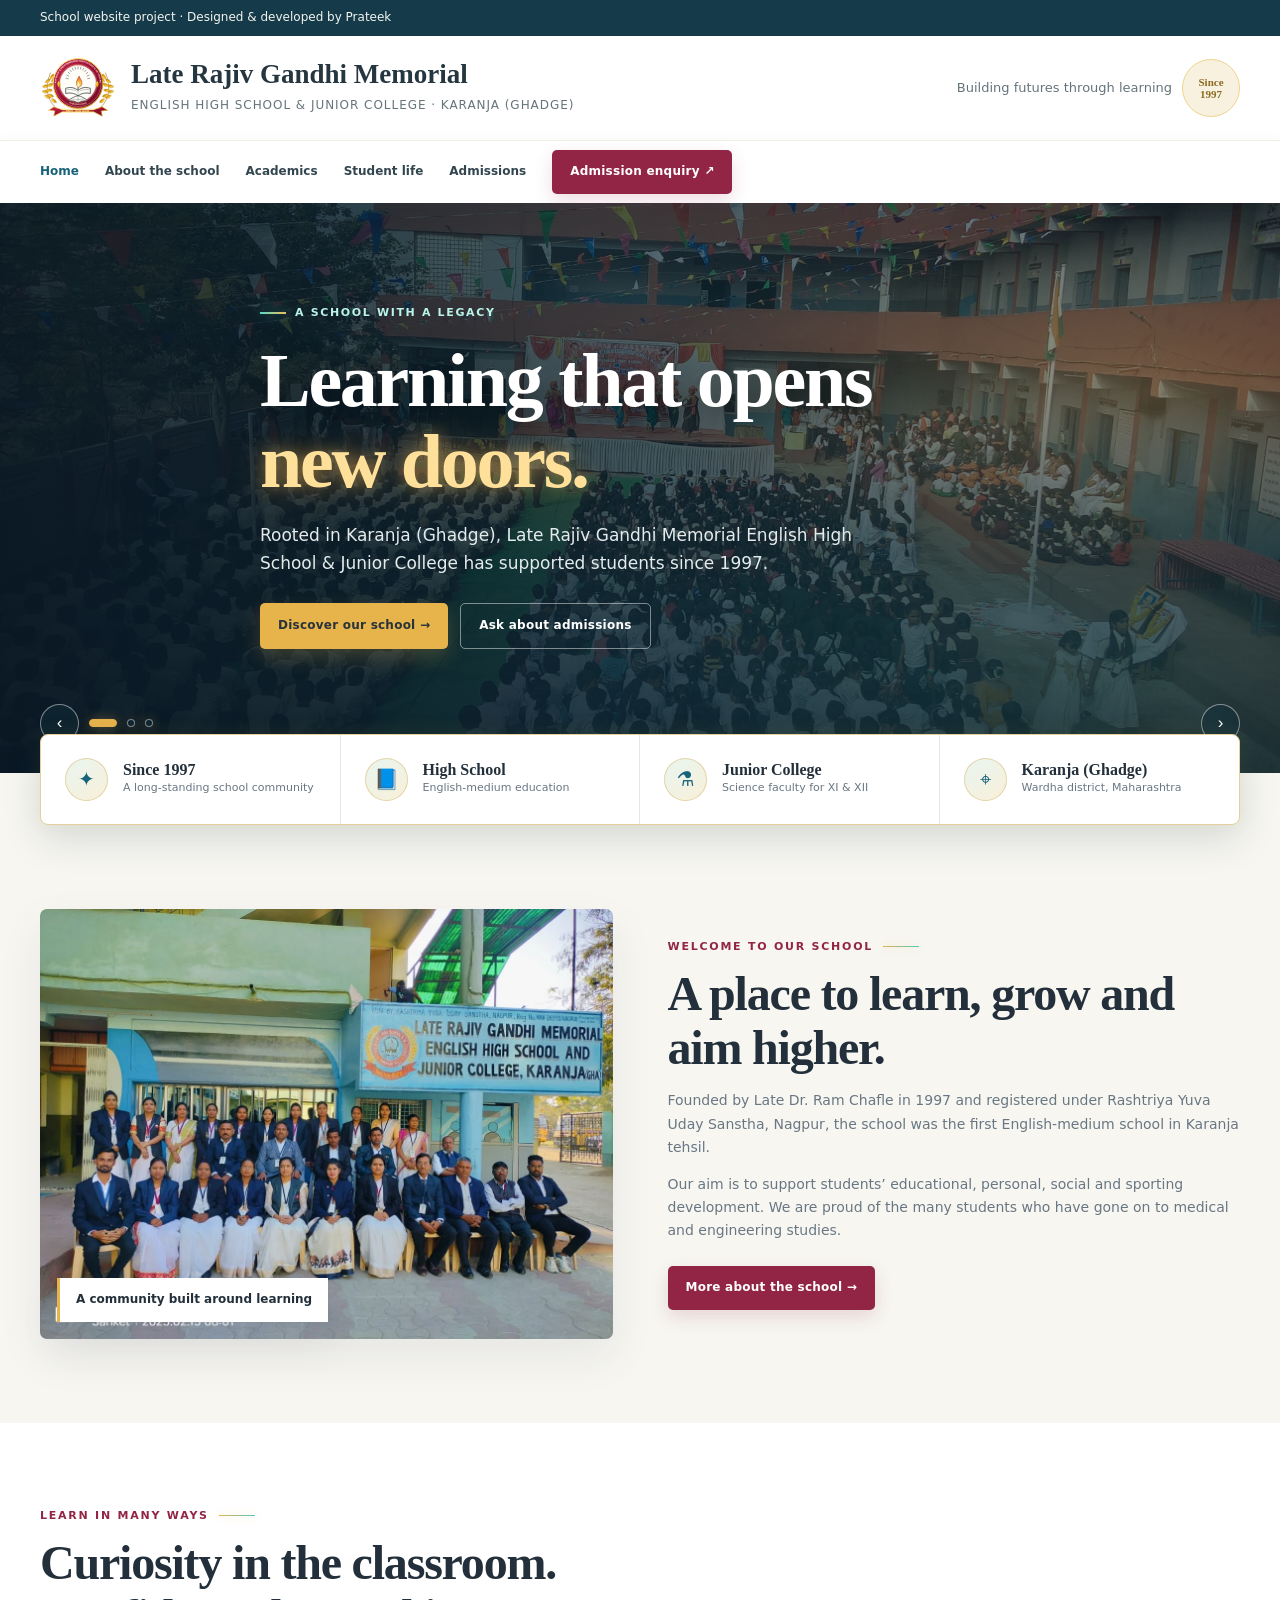
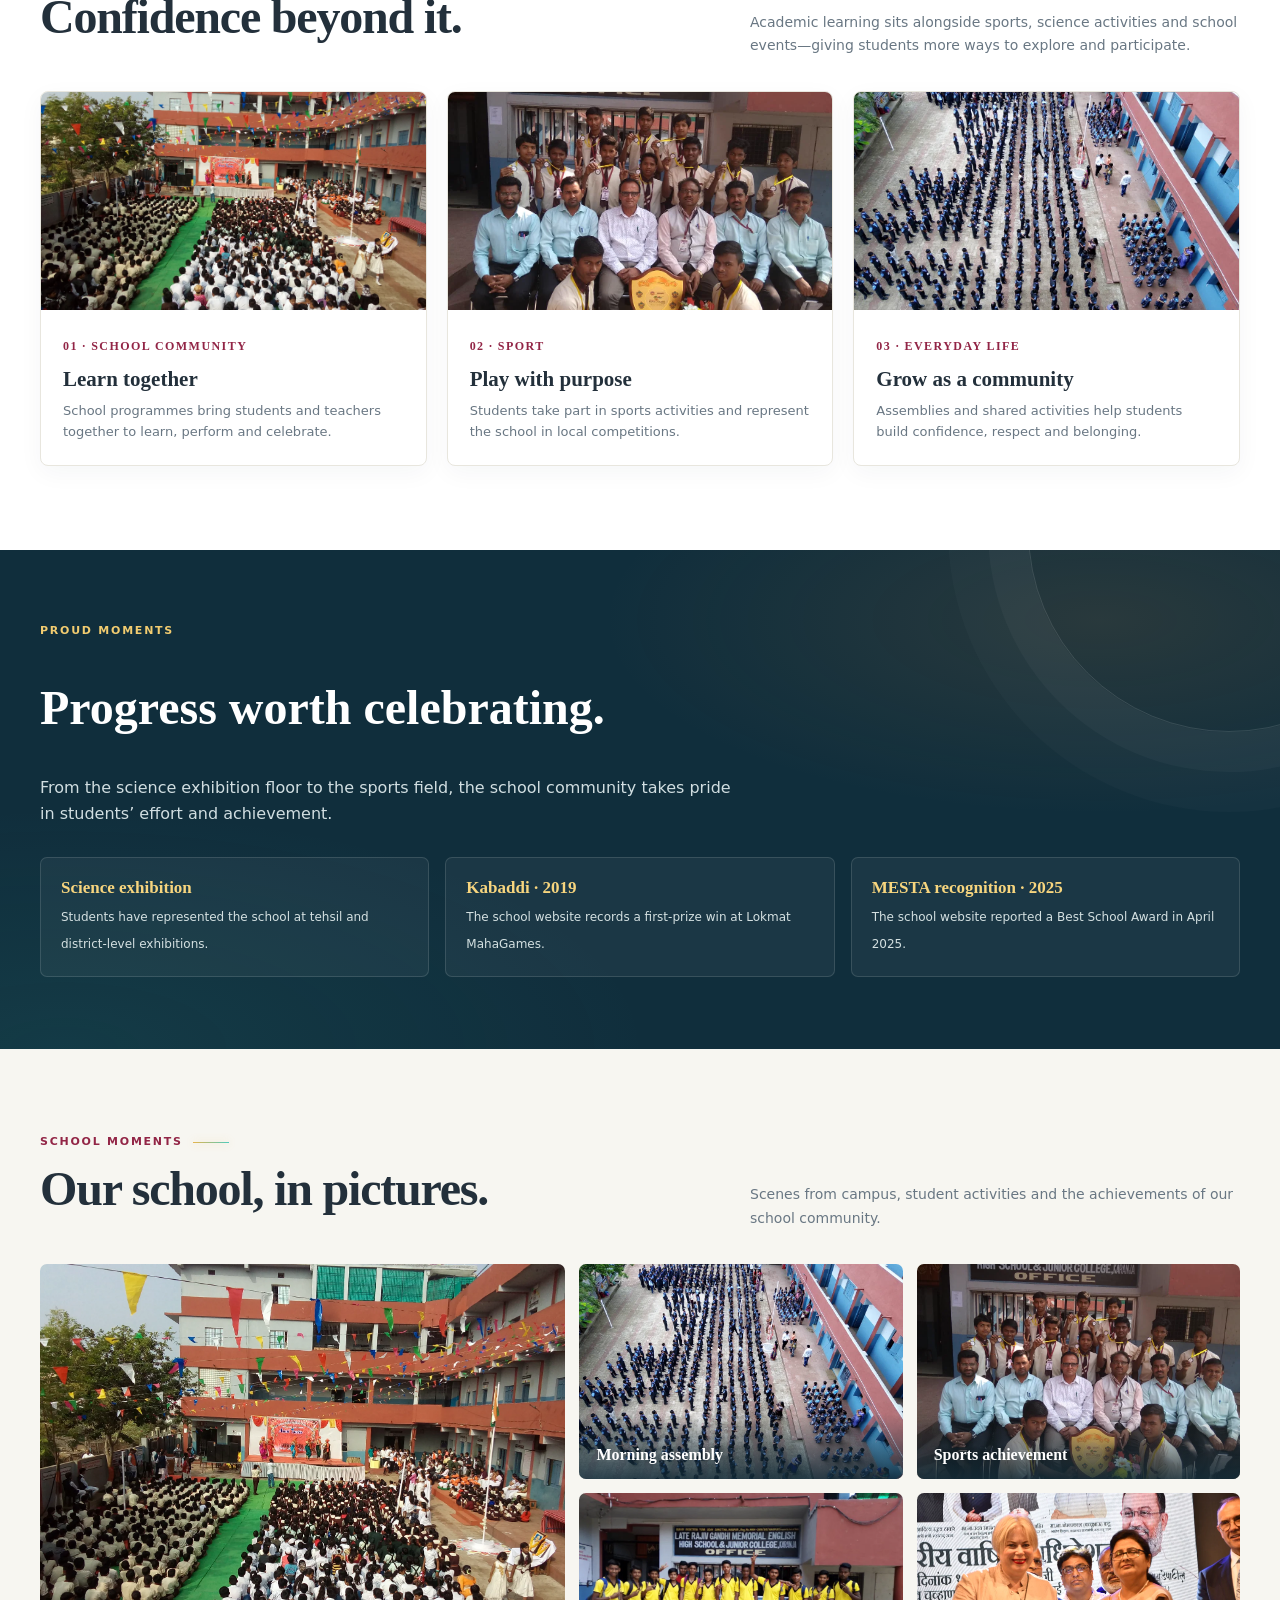
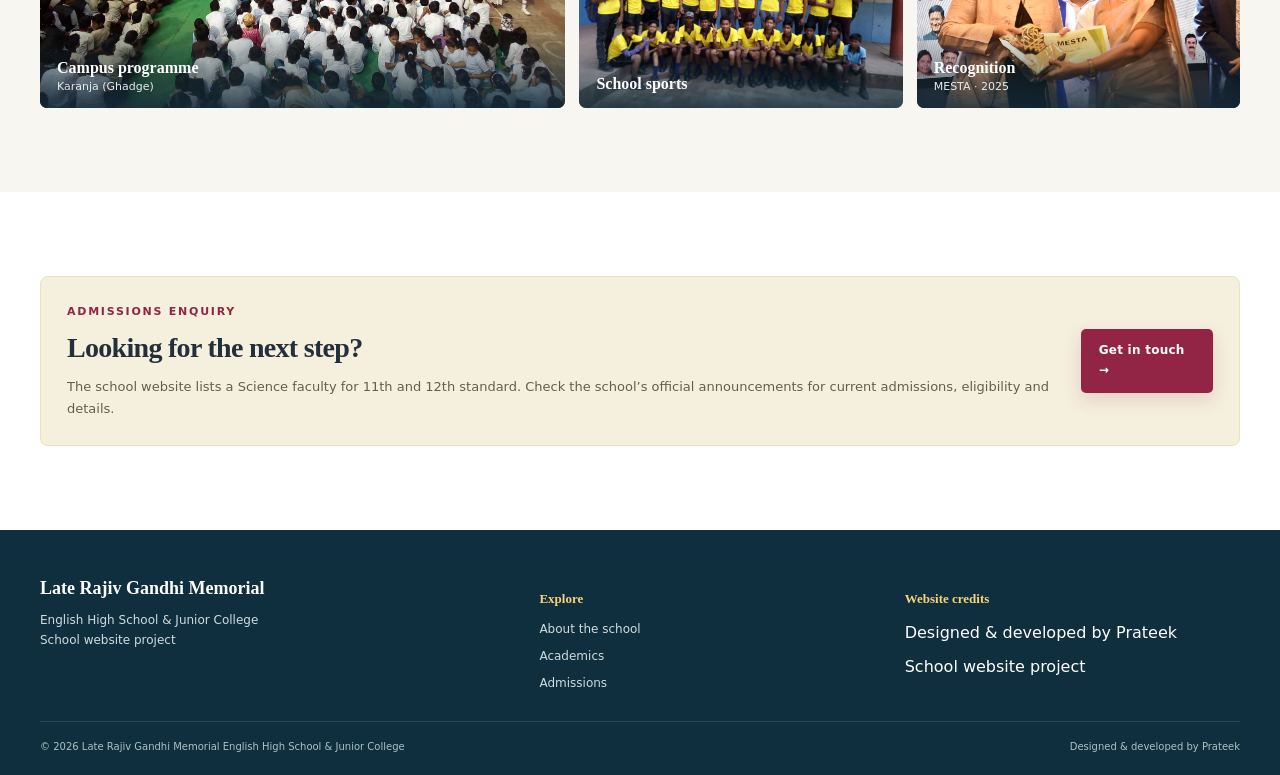
<file: index.html>
<!doctype html>
<html lang="en">
  <head>
    <meta charset="utf-8">
    <meta name="viewport" content="width=device-width,initial-scale=1">
    <meta name="description" content="Late Rajiv Gandhi Memorial English High School & Junior College, Karanja (Ghadge), Maharashtra.">
    <title>Late Rajiv Gandhi Memorial School &amp; Junior College</title>
    <link rel="icon" href="assets/mark.svg" type="image/svg+xml">
    <link rel="stylesheet" href="styles.css">
  </head>
  <body>
    <div class="topbar">
      <div class="container"><span>School website project · Designed &amp; developed by Prateek</span></div>
    </div>
    <header class="masthead">
      <div class="container masthead-inner">
        <a href="index.html"><img class="crest" src="assets/mark.svg" alt="School crest"></a>
        <div>
          <div class="school-name">Late Rajiv Gandhi Memorial</div>
          <div class="school-sub">English High School &amp; Junior College · Karanja (Ghadge)</div>
        </div>
        <div class="since"><span>Building futures through learning</span><strong>Since<br>1997</strong></div>
      </div>
    </header>
    <div class="nav-wrap">
      <nav class="nav container">
        <button class="menu" aria-label="Open navigation" aria-expanded="false">☰</button>
        <div class="links">
          <a class="active" href="index.html">Home</a>
          <a href="about.html">About the school</a>
          <a href="academics.html">Academics</a>
          <a href="#student-life">Student life</a>
          <a href="admissions.html">Admissions</a>
          <a href="admissions.html#contact" class="btn">Admission enquiry ↗</a>
        </div>
      </nav>
    </div>
    <main>
      <section class="hero" aria-label="School highlights">
        <div class="hero-slide active" style="background-image:url('assets/school-program.webp')" aria-hidden="false">
          <div class="container hero-content">
            <div class="hero-kicker">A school with a legacy</div>
            <h1>Learning that opens<br><span class="glow-text">new doors.</span></h1>
            <p>
              Rooted in Karanja (Ghadge), Late Rajiv Gandhi Memorial English High School &amp; Junior College has supported students since 1997.
            </p>
            <div class="hero-actions">
              <a class="btn gold" href="about.html">Discover our school →</a>
              <a class="btn outline" href="admissions.html">Ask about admissions</a>
            </div>
          </div>
        </div>
        <div class="hero-slide" style="background-image:url('assets/staff.webp')" aria-hidden="true">
          <div class="container hero-content">
            <div class="hero-kicker">A committed school community</div>
            <h1>People who care<br><span class="glow-text">about every step.</span></h1>
            <p>Students, teachers and families are part of a shared journey of learning and growth.</p>
            <div class="hero-actions">
              <a class="btn gold" href="about.html">Meet our school →</a>
            </div>
          </div>
        </div>
        <div class="hero-slide" style="background-image:url('assets/sports.webp')" aria-hidden="true">
          <div class="container hero-content">
            <div class="hero-kicker">Learning beyond lessons</div>
            <h1>Confidence grows<br><span class="glow-text">when we play.</span></h1>
            <p>Sports and co-curricular activities help students discover their strengths and learn together.</p>
            <div class="hero-actions">
              <a class="btn gold" href="#student-life">Explore student life →</a>
            </div>
          </div>
        </div>
        <div class="hero-controls">
          <button class="hero-arrow" data-prev aria-label="Previous slide">‹</button>
          <button class="hero-dot active" aria-label="Show campus slide" aria-pressed="true"></button>
          <button class="hero-dot" aria-label="Show staff slide" aria-pressed="false"></button>
          <button class="hero-dot" aria-label="Show sports slide" aria-pressed="false"></button>
          <span class="hero-spacer"></span>
          <button class="hero-arrow" data-next aria-label="Next slide">›</button>
        </div>
      </section>
      <section class="quick-facts">
        <div class="container facts-grid">
          <div class="fact">
            <div class="fact-icon">✦</div>
            <div><strong>Since 1997</strong><span>A long-standing school community</span></div>
          </div>
          <div class="fact">
            <div class="fact-icon">📘</div>
            <div><strong>High School</strong><span>English-medium education</span></div>
          </div>
          <div class="fact">
            <div class="fact-icon">⚗</div>
            <div><strong>Junior College</strong><span>Science faculty for XI &amp; XII</span></div>
          </div>
          <div class="fact">
            <div class="fact-icon">⌖</div>
            <div><strong>Karanja (Ghadge)</strong><span>Wardha district, Maharashtra</span></div>
          </div>
        </div>
      </section>
      <section class="section">
        <div class="container intro-grid">
          <div class="intro-photo">
            <img src="assets/staff.webp" alt="School staff gathered outside Late Rajiv Gandhi Memorial English High School">
            <div class="photo-tag">A community built around learning</div>
          </div>
          <div class="intro-copy">
            <div class="eyebrow">Welcome to our school</div>
            <h2>A place to learn, grow and aim higher.</h2>
            <p>
              Founded by Late Dr. Ram Chafle in 1997 and registered under Rashtriya Yuva Uday Sanstha, Nagpur, the school was the first English-medium school in Karanja tehsil.
            </p>
            <p>
              Our aim is to support students’ educational, personal, social and sporting development. We are proud of the many students who have gone on to medical and engineering studies.
            </p>
            <a class="btn" href="about.html">More about the school →</a>
          </div>
        </div>
      </section>
      <section class="section white" id="student-life">
        <div class="container">
          <div class="section-head">
            <div>
              <div class="eyebrow">Learn in many ways</div>
              <h2>Curiosity in the classroom.<br>Confidence beyond it.</h2>
            </div>
            <p>
              Academic learning sits alongside sports, science activities and school events—giving students more ways to explore and participate.
            </p>
          </div>
          <div class="cards">
            <article class="card">
              <img src="assets/school-program.webp" loading="lazy" alt="Students gathered in the school courtyard for a programme">
              <div class="card-body">
                <span class="card-number">01 · SCHOOL COMMUNITY</span>
                <h3>Learn together</h3>
                <p>School programmes bring students and teachers together to learn, perform and celebrate.</p>
              </div>
            </article>
            <article class="card">
              <img src="assets/kabaddi.webp" loading="lazy" alt="Students and coaches celebrate a kabaddi achievement">
              <div class="card-body">
                <span class="card-number">02 · SPORT</span>
                <h3>Play with purpose</h3>
                <p>Students take part in sports activities and represent the school in local competitions.</p>
              </div>
            </article>
            <article class="card">
              <img src="assets/assembly.webp" loading="lazy" alt="Students gathered for a morning assembly">
              <div class="card-body">
                <span class="card-number">03 · EVERYDAY LIFE</span>
                <h3>Grow as a community</h3>
                <p>Assemblies and shared activities help students build confidence, respect and belonging.</p>
              </div>
            </article>
          </div>
        </div>
      </section>
      <section class="achievement">
        <div class="container">
          <div class="eyebrow">Proud moments</div>
          <h2>Progress worth celebrating.</h2>
          <p>
            From the science exhibition floor to the sports field, the school community takes pride in students’ effort and achievement.
          </p>
          <div class="achievement-grid">
            <div class="achievement-item">
              <strong>Science exhibition</strong>
              <span>Students have represented the school at tehsil and district-level exhibitions.</span>
            </div>
            <div class="achievement-item">
              <strong>Kabaddi · 2019</strong>
              <span>The school website records a first-prize win at Lokmat MahaGames.</span>
            </div>
            <div class="achievement-item">
              <strong>MESTA recognition · 2025</strong>
              <span>The school website reported a Best School Award in April 2025.</span>
            </div>
          </div>
        </div>
      </section>
      <section class="section">
        <div class="container">
          <div class="section-head">
            <div>
              <div class="eyebrow">School moments</div>
              <h2>Our school, in pictures.</h2>
            </div>
            <p>Scenes from campus, student activities and the achievements of our school community.</p>
          </div>
          <div class="gallery-grid">
            <a class="gallery-item" href="assets/school-program.webp">
              <img src="assets/school-program.webp" loading="lazy" alt="School building and courtyard during a school programme">
              <span class="gallery-caption">Campus programme<small>Karanja (Ghadge)</small></span>
            </a>
            <a class="gallery-item" href="assets/assembly.webp">
              <img src="assets/assembly.webp" loading="lazy" alt="Students gathered in the school courtyard">
              <span class="gallery-caption">Morning assembly</span>
            </a>
            <a class="gallery-item" href="assets/kabaddi.webp">
              <img src="assets/kabaddi.webp" loading="lazy" alt="Kabaddi team and coaches with their trophy">
              <span class="gallery-caption">Sports achievement</span>
            </a>
            <a class="gallery-item" href="assets/sports.webp">
              <img src="assets/sports.webp" loading="lazy" alt="Students in their sports uniform">
              <span class="gallery-caption">School sports</span>
            </a>
            <a class="gallery-item" href="assets/award.webp">
              <img src="assets/award.webp" loading="lazy" alt="School trustee receiving an award">
              <span class="gallery-caption">Recognition<small>MESTA · 2025</small></span>
            </a>
          </div>
        </div>
      </section>
      <section class="section white">
        <div class="container notice-panel">
          <div>
            <div class="eyebrow">Admissions enquiry</div>
            <h2 style="font-size:28px">Looking for the next step?</h2>
            <p>
              The school website lists a Science faculty for 11th and 12th standard. Check the school’s official announcements for current admissions, eligibility and details.
            </p>
          </div>
          <a class="btn" href="admissions.html">Get in touch →</a>
        </div>
      </section>
    </main>
    <footer class="footer">
      <div class="container">
        <div class="footer-grid">
          <div>
            <div class="brandline">Late Rajiv Gandhi Memorial</div>
            <p>English High School &amp; Junior College<br>School website project</p>
          </div>
          <div>
            <h3>Explore</h3>
            <div class="footer-links">
              <a href="about.html">About the school</a>
              <a href="academics.html">Academics</a>
              <a href="admissions.html">Admissions</a>
            </div>
          </div>
          <div>
            <h3>Website credits</h3>
            <div class="footer-links">
              <span>Designed &amp; developed by Prateek</span>
              <span>School website project</span>
            </div>
          </div>
        </div>
        <div class="copyright">
          <span>© <span data-year>2026</span> Late Rajiv Gandhi Memorial English High School &amp; Junior College</span>
          <span>Designed &amp; developed by Prateek</span>
        </div>
      </div>
    </footer>
    <script src="script.js"></script>
  </body>
</html>
</file>
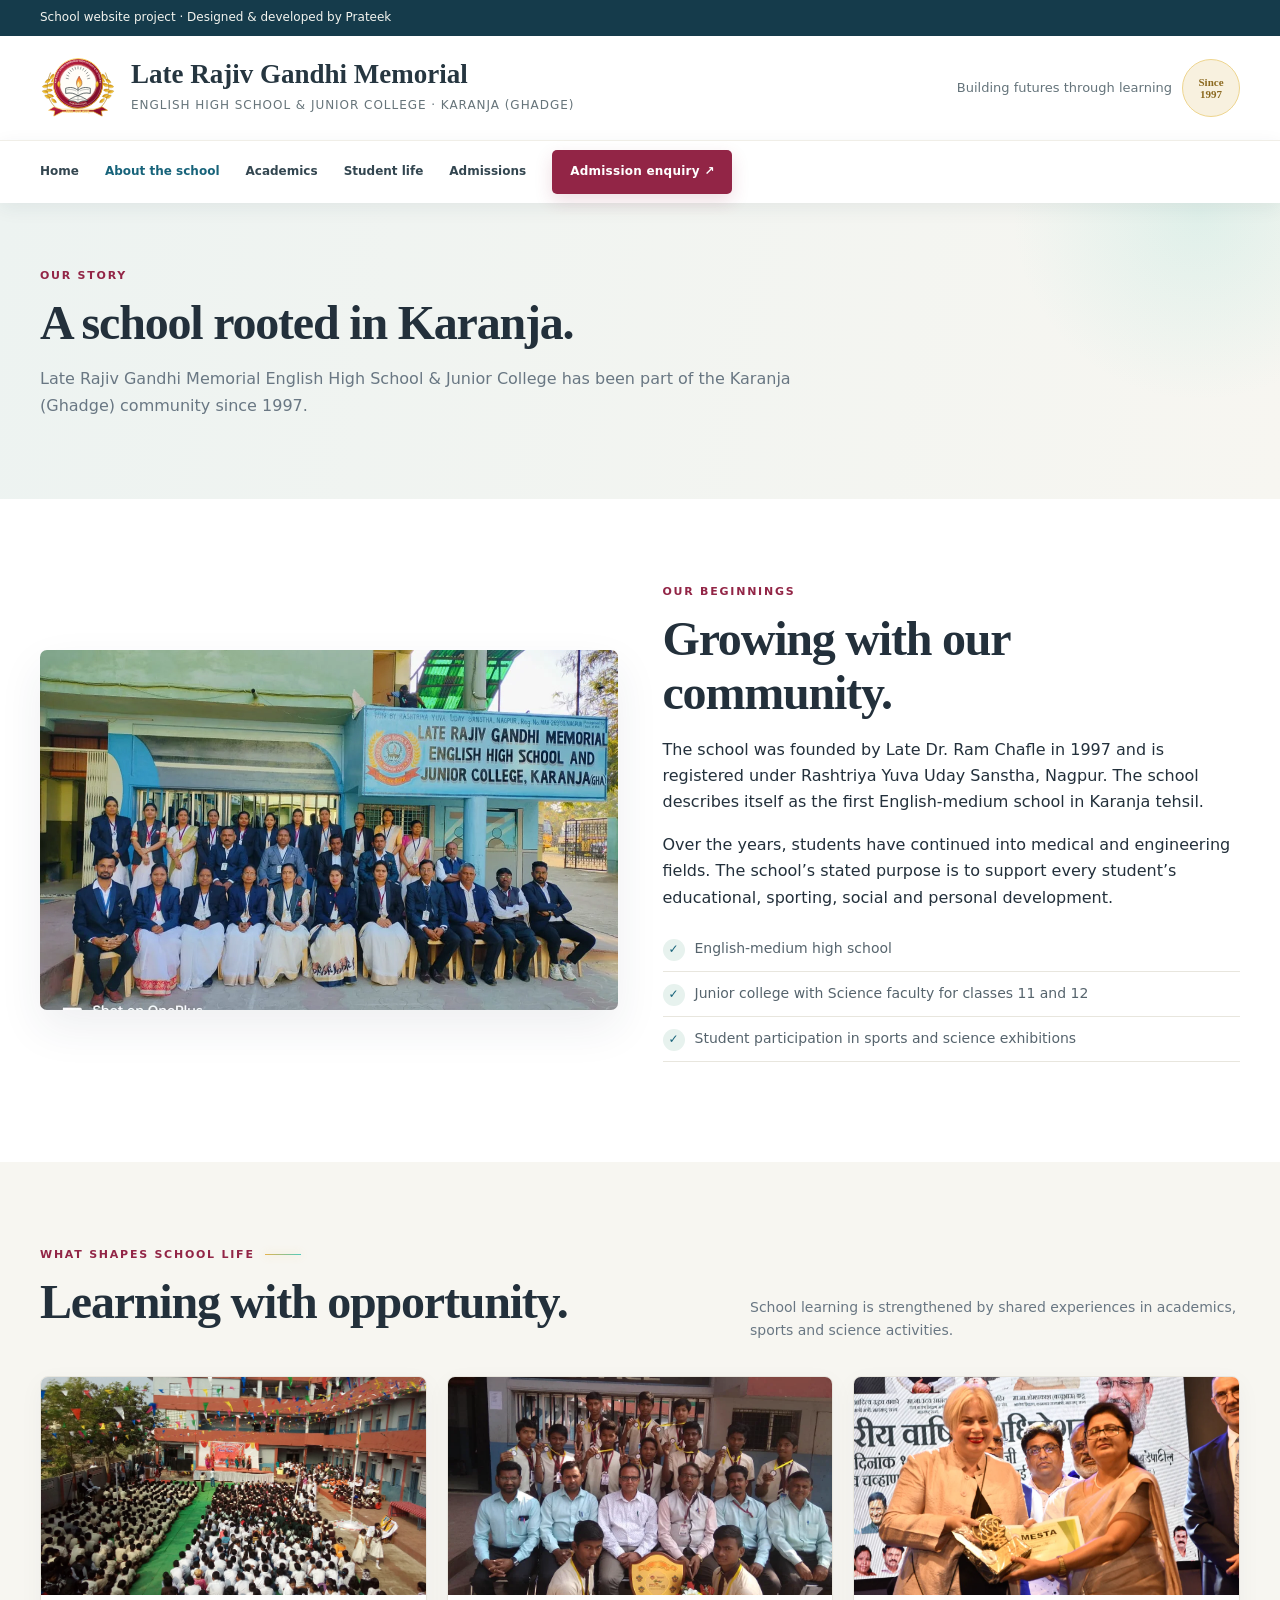
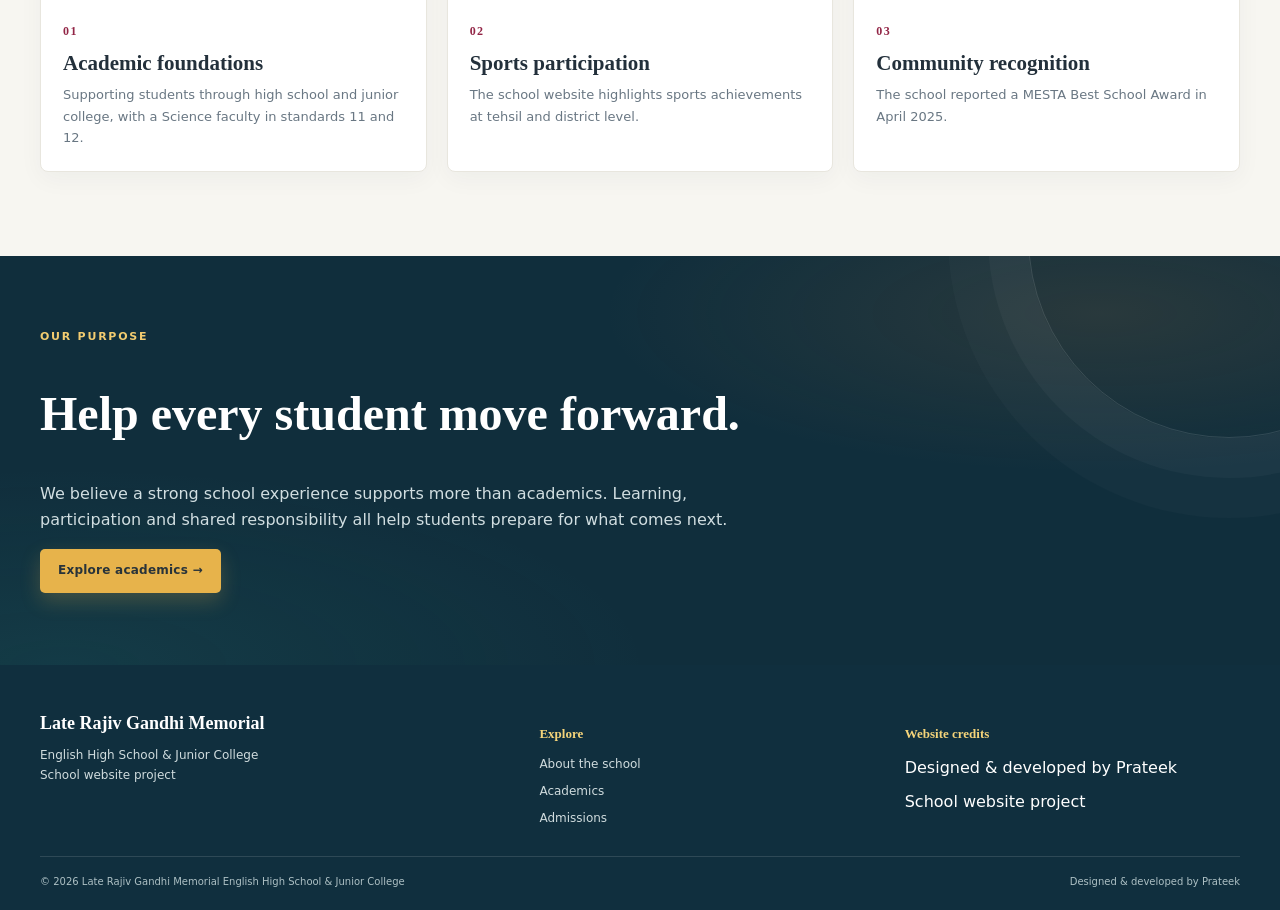
<file: about.html>
<!doctype html>
<html lang="en">
  <head>
    <meta charset="utf-8">
    <meta name="viewport" content="width=device-width,initial-scale=1">
    <meta name="description" content="About Late Rajiv Gandhi Memorial English High School & Junior College in Karanja (Ghadge).">
    <title>About the School | Late Rajiv Gandhi Memorial</title>
    <link rel="icon" href="assets/mark.svg" type="image/svg+xml">
    <link rel="stylesheet" href="styles.css">
  </head>
  <body>
    <div class="topbar">
      <div class="container"><span>School website project · Designed &amp; developed by Prateek</span></div>
    </div>
    <header class="masthead">
      <div class="container masthead-inner">
        <a href="index.html"><img class="crest" src="assets/mark.svg" alt="School crest"></a>
        <div>
          <div class="school-name">Late Rajiv Gandhi Memorial</div>
          <div class="school-sub">English High School &amp; Junior College · Karanja (Ghadge)</div>
        </div>
        <div class="since"><span>Building futures through learning</span><strong>Since<br>1997</strong></div>
      </div>
    </header>
    <div class="nav-wrap">
      <nav class="nav container">
        <button class="menu" aria-label="Open navigation" aria-expanded="false">☰</button>
        <div class="links">
          <a href="index.html">Home</a>
          <a class="active" href="about.html">About the school</a>
          <a href="academics.html">Academics</a>
          <a href="index.html#student-life">Student life</a>
          <a href="admissions.html">Admissions</a>
          <a href="admissions.html#contact" class="btn">Admission enquiry ↗</a>
        </div>
      </nav>
    </div>
    <main>
      <section class="page-hero">
        <div class="container">
          <div class="eyebrow">Our story</div>
          <h1>A school rooted in Karanja.</h1>
          <p>
            Late Rajiv Gandhi Memorial English High School &amp; Junior College has been part of the Karanja (Ghadge) community since 1997.
          </p>
        </div>
      </section>
      <section class="section white">
        <div class="container split">
          <img src="assets/staff.webp" alt="School staff outside the school building">
          <div>
            <div class="eyebrow">Our beginnings</div>
            <h2>Growing with our community.</h2>
            <p>
              The school was founded by Late Dr. Ram Chafle in 1997 and is registered under Rashtriya Yuva Uday Sanstha, Nagpur. The school describes itself as the first English-medium school in Karanja tehsil.
            </p>
            <p>
              Over the years, students have continued into medical and engineering fields. The school’s stated purpose is to support every student’s educational, sporting, social and personal development.
            </p>
            <ul class="check-list">
              <li>English-medium high school</li>
              <li>Junior college with Science faculty for classes 11 and 12</li>
              <li>Student participation in sports and science exhibitions</li>
            </ul>
          </div>
        </div>
      </section>
      <section class="section">
        <div class="container">
          <div class="section-head">
            <div>
              <div class="eyebrow">What shapes school life</div>
              <h2>Learning with opportunity.</h2>
            </div>
            <p>School learning is strengthened by shared experiences in academics, sports and science activities.</p>
          </div>
          <div class="cards">
            <article class="card">
              <img src="assets/school-program.webp" loading="lazy" alt="School programme in the campus courtyard">
              <div class="card-body">
                <span class="card-number">01</span>
                <h3>Academic foundations</h3>
                <p>
                  Supporting students through high school and junior college, with a Science faculty in standards 11 and 12.
                </p>
              </div>
            </article>
            <article class="card">
              <img src="assets/kabaddi.webp" loading="lazy" alt="Students and coaches celebrate a sports trophy">
              <div class="card-body">
                <span class="card-number">02</span>
                <h3>Sports participation</h3>
                <p>The school website highlights sports achievements at tehsil and district level.</p>
              </div>
            </article>
            <article class="card">
              <img src="assets/award.webp" loading="lazy" alt="School trustee receiving an award">
              <div class="card-body">
                <span class="card-number">03</span>
                <h3>Community recognition</h3>
                <p>The school reported a MESTA Best School Award in April 2025.</p>
              </div>
            </article>
          </div>
        </div>
      </section>
      <section class="achievement">
        <div class="container">
          <div class="eyebrow">Our purpose</div>
          <h2>Help every student move forward.</h2>
          <p>
            We believe a strong school experience supports more than academics. Learning, participation and shared responsibility all help students prepare for what comes next.
          </p>
          <a class="btn gold" href="academics.html">Explore academics →</a>
        </div>
      </section>
    </main>
    <footer class="footer">
      <div class="container">
        <div class="footer-grid">
          <div>
            <div class="brandline">Late Rajiv Gandhi Memorial</div>
            <p>English High School &amp; Junior College<br>School website project</p>
          </div>
          <div>
            <h3>Explore</h3>
            <div class="footer-links">
              <a href="about.html">About the school</a>
              <a href="academics.html">Academics</a>
              <a href="admissions.html">Admissions</a>
            </div>
          </div>
          <div>
            <h3>Website credits</h3>
            <div class="footer-links">
              <span>Designed &amp; developed by Prateek</span>
              <span>School website project</span>
            </div>
          </div>
        </div>
        <div class="copyright">
          <span>© <span data-year>2026</span> Late Rajiv Gandhi Memorial English High School &amp; Junior College</span>
          <span>Designed &amp; developed by Prateek</span>
        </div>
      </div>
    </footer>
    <script src="script.js"></script>
  </body>
</html>
</file>
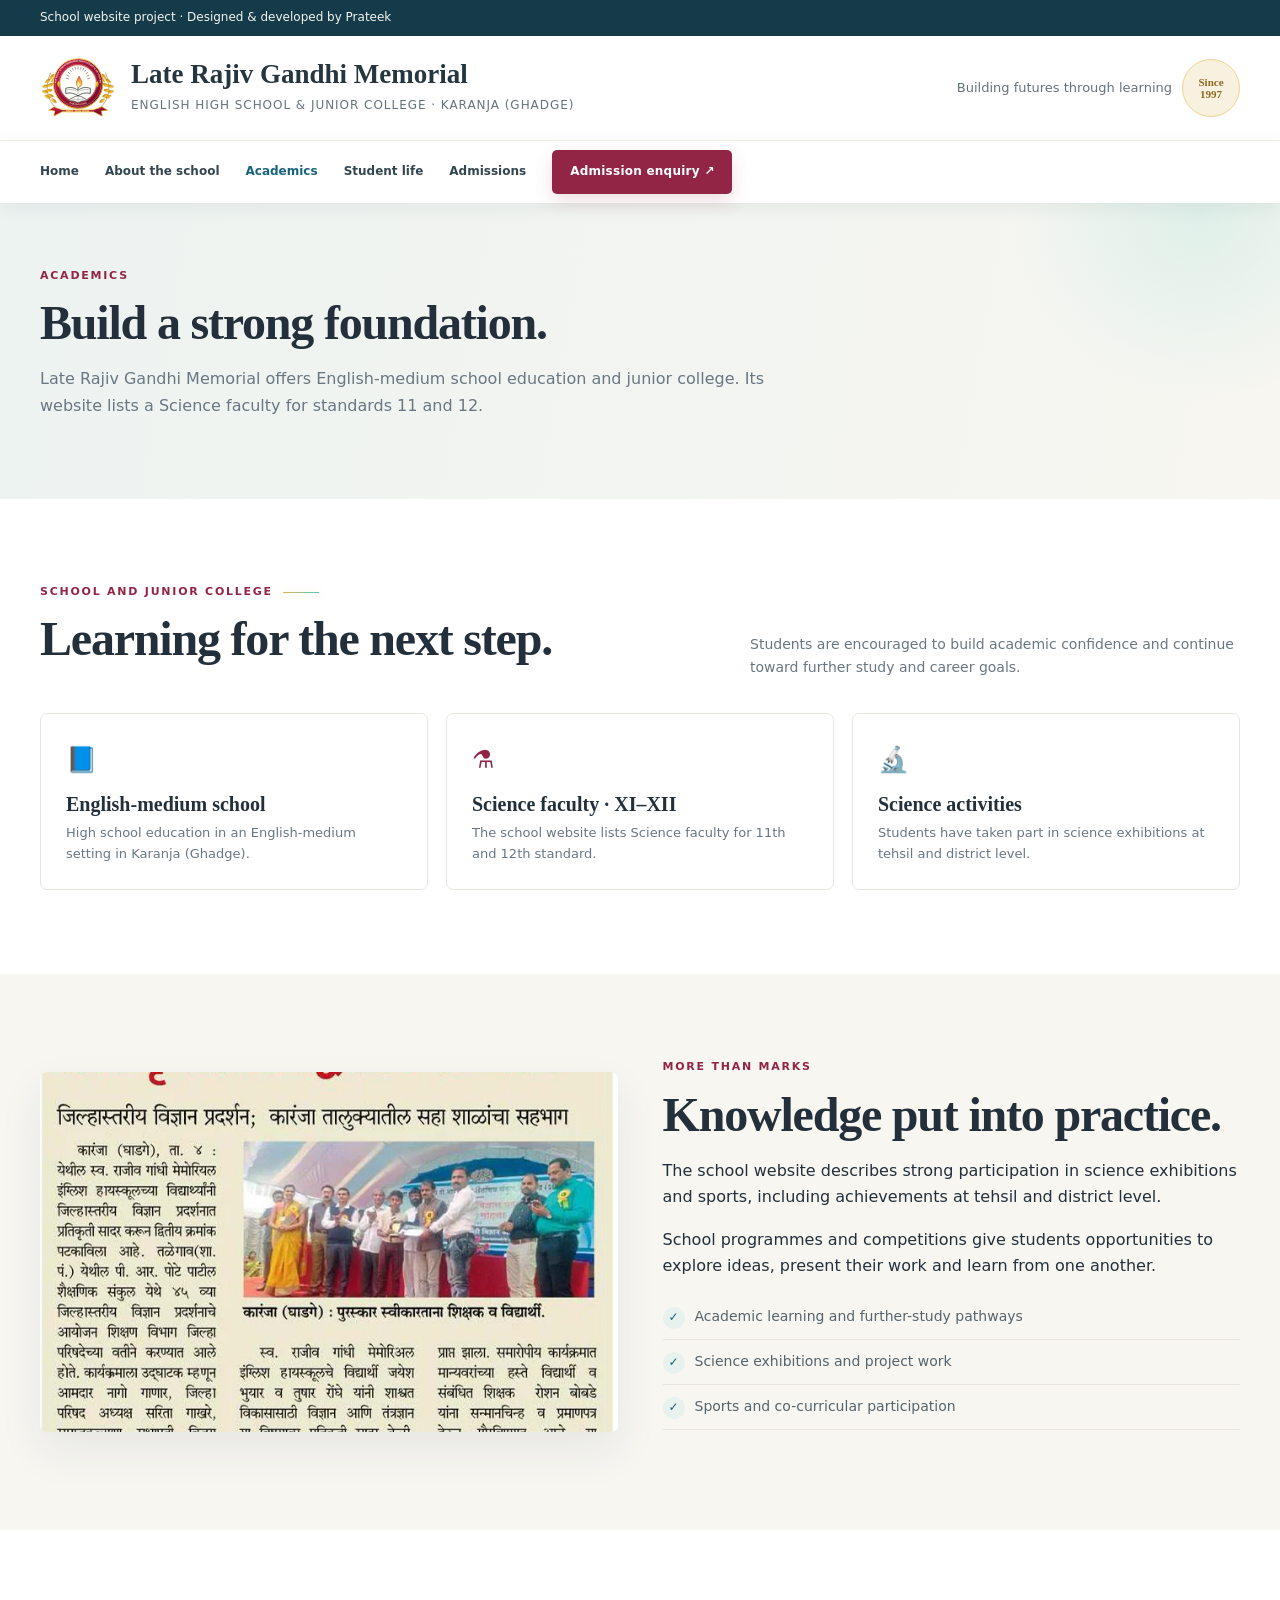
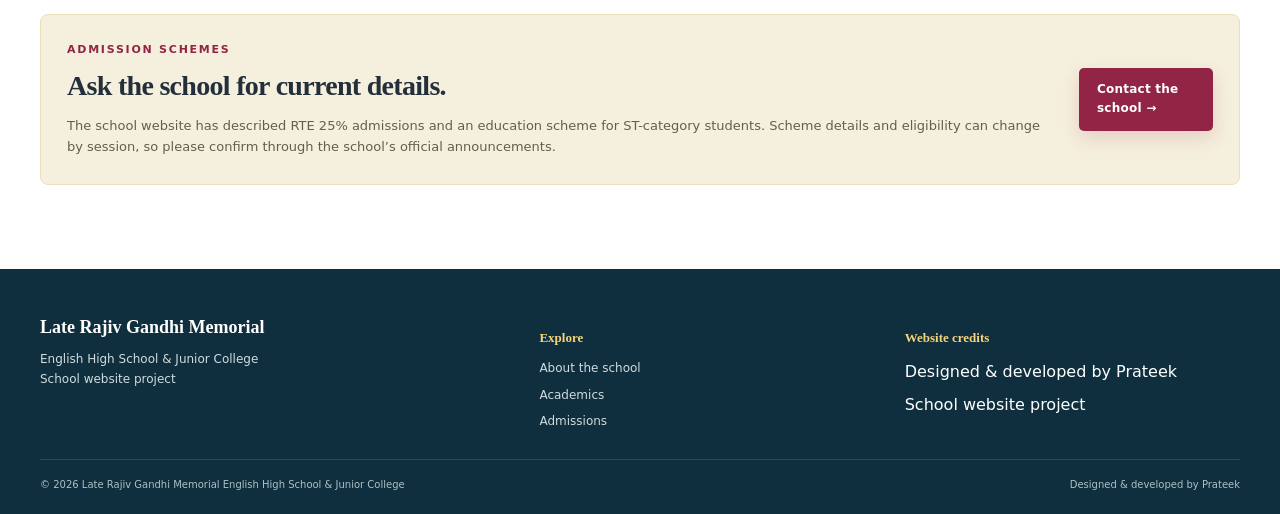
<file: academics.html>
<!doctype html>
<html lang="en">
  <head>
    <meta charset="utf-8">
    <meta name="viewport" content="width=device-width,initial-scale=1">
    <meta name="description" content="High school and junior college academics at Late Rajiv Gandhi Memorial, Karanja.">
    <title>Academics | Late Rajiv Gandhi Memorial</title>
    <link rel="icon" href="assets/mark.svg" type="image/svg+xml">
    <link rel="stylesheet" href="styles.css">
  </head>
  <body>
    <div class="topbar">
      <div class="container"><span>School website project · Designed &amp; developed by Prateek</span></div>
    </div>
    <header class="masthead">
      <div class="container masthead-inner">
        <a href="index.html"><img class="crest" src="assets/mark.svg" alt="School crest"></a>
        <div>
          <div class="school-name">Late Rajiv Gandhi Memorial</div>
          <div class="school-sub">English High School &amp; Junior College · Karanja (Ghadge)</div>
        </div>
        <div class="since"><span>Building futures through learning</span><strong>Since<br>1997</strong></div>
      </div>
    </header>
    <div class="nav-wrap">
      <nav class="nav container">
        <button class="menu" aria-label="Open navigation" aria-expanded="false">☰</button>
        <div class="links">
          <a href="index.html">Home</a>
          <a href="about.html">About the school</a>
          <a class="active" href="academics.html">Academics</a>
          <a href="index.html#student-life">Student life</a>
          <a href="admissions.html">Admissions</a>
          <a href="admissions.html#contact" class="btn">Admission enquiry ↗</a>
        </div>
      </nav>
    </div>
    <main>
      <section class="page-hero">
        <div class="container">
          <div class="eyebrow">Academics</div>
          <h1>Build a strong foundation.</h1>
          <p>
            Late Rajiv Gandhi Memorial offers English-medium school education and junior college. Its website lists a Science faculty for standards 11 and 12.
          </p>
        </div>
      </section>
      <section class="section white">
        <div class="container">
          <div class="section-head">
            <div>
              <div class="eyebrow">School and junior college</div>
              <h2>Learning for the next step.</h2>
            </div>
            <p>Students are encouraged to build academic confidence and continue toward further study and career goals.</p>
          </div>
          <div class="program-grid">
            <article class="program">
              <div class="program-icon">📘</div>
              <h3>English-medium school</h3>
              <p>High school education in an English-medium setting in Karanja (Ghadge).</p>
            </article>
            <article class="program">
              <div class="program-icon">⚗️</div>
              <h3>Science faculty · XI–XII</h3>
              <p>The school website lists Science faculty for 11th and 12th standard.</p>
            </article>
            <article class="program">
              <div class="program-icon">🔬</div>
              <h3>Science activities</h3>
              <p>Students have taken part in science exhibitions at tehsil and district level.</p>
            </article>
          </div>
        </div>
      </section>
      <section class="section">
        <div class="container split">
          <img src="assets/science-exhibition.webp" loading="lazy" alt="News coverage of the school's science exhibition achievement">
          <div>
            <div class="eyebrow">More than marks</div>
            <h2>Knowledge put into practice.</h2>
            <p>
              The school website describes strong participation in science exhibitions and sports, including achievements at tehsil and district level.
            </p>
            <p>
              School programmes and competitions give students opportunities to explore ideas, present their work and learn from one another.
            </p>
            <ul class="check-list">
              <li>Academic learning and further-study pathways</li>
              <li>Science exhibitions and project work</li>
              <li>Sports and co-curricular participation</li>
            </ul>
          </div>
        </div>
      </section>
      <section class="section white">
        <div class="container">
          <div class="notice-panel">
            <div>
              <div class="eyebrow">Admission schemes</div>
              <h2 style="font-size:28px">Ask the school for current details.</h2>
              <p>
                The school website has described RTE 25% admissions and an education scheme for ST-category students. Scheme details and eligibility can change by session, so please confirm through the school’s official announcements.
              </p>
            </div>
            <a class="btn" href="admissions.html#contact">Contact the school →</a>
          </div>
        </div>
      </section>
    </main>
    <footer class="footer">
      <div class="container">
        <div class="footer-grid">
          <div>
            <div class="brandline">Late Rajiv Gandhi Memorial</div>
            <p>English High School &amp; Junior College<br>School website project</p>
          </div>
          <div>
            <h3>Explore</h3>
            <div class="footer-links">
              <a href="about.html">About the school</a>
              <a href="academics.html">Academics</a>
              <a href="admissions.html">Admissions</a>
            </div>
          </div>
          <div>
            <h3>Website credits</h3>
            <div class="footer-links">
              <span>Designed &amp; developed by Prateek</span>
              <span>School website project</span>
            </div>
          </div>
        </div>
        <div class="copyright">
          <span>© <span data-year>2026</span> Late Rajiv Gandhi Memorial English High School &amp; Junior College</span>
          <span>Designed &amp; developed by Prateek</span>
        </div>
      </div>
    </footer>
    <script src="script.js"></script>
  </body>
</html>
</file>
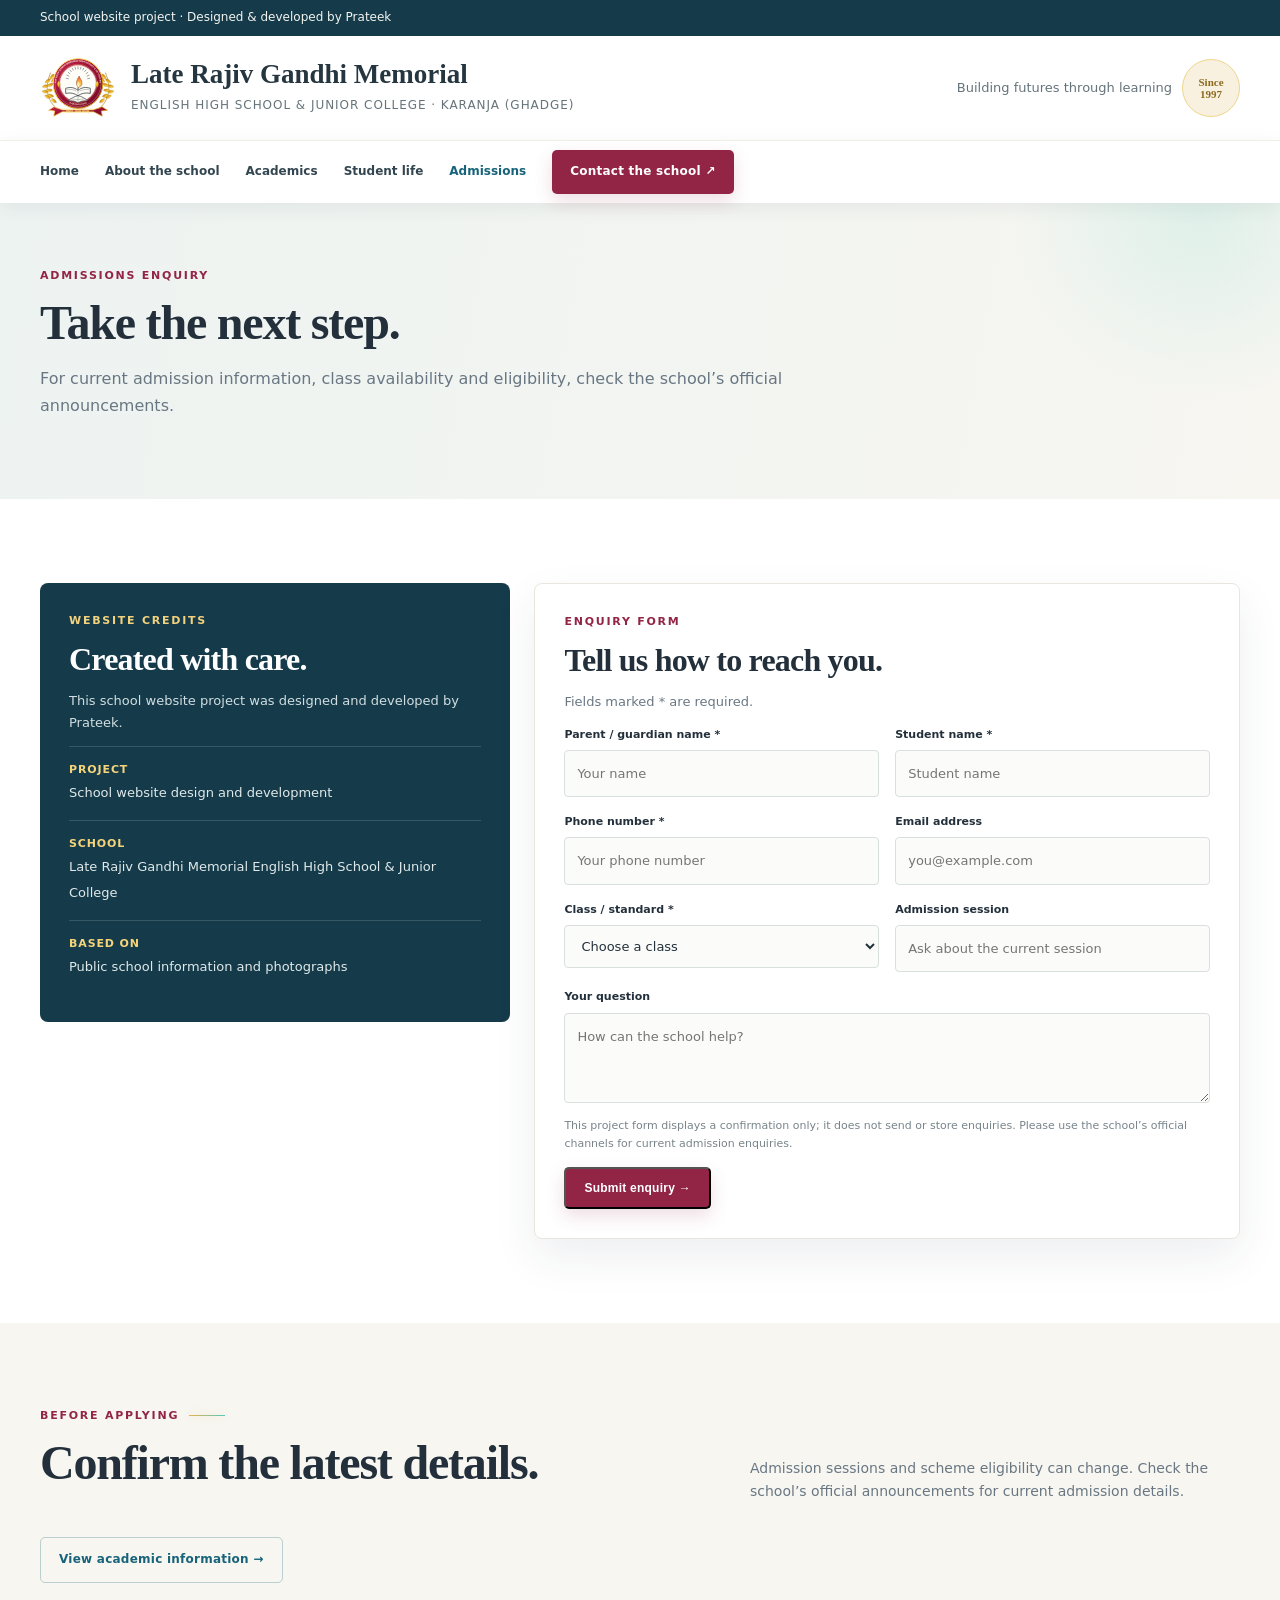
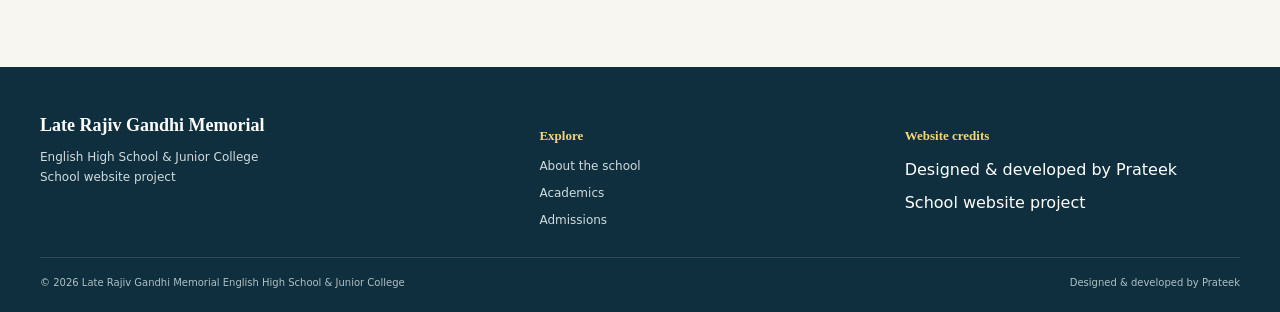
<file: admissions.html>
<!doctype html>
<html lang="en">
  <head>
    <meta charset="utf-8">
    <meta name="viewport" content="width=device-width,initial-scale=1">
    <meta name="description" content="Contact Late Rajiv Gandhi Memorial English High School & Junior College about admissions.">
    <title>Admissions &amp; Contact | Late Rajiv Gandhi Memorial</title>
    <link rel="icon" href="assets/mark.svg" type="image/svg+xml">
    <link rel="stylesheet" href="styles.css">
  </head>
  <body>
    <div class="topbar">
      <div class="container"><span>School website project · Designed &amp; developed by Prateek</span></div>
    </div>
    <header class="masthead">
      <div class="container masthead-inner">
        <a href="index.html"><img class="crest" src="assets/mark.svg" alt="School crest"></a>
        <div>
          <div class="school-name">Late Rajiv Gandhi Memorial</div>
          <div class="school-sub">English High School &amp; Junior College · Karanja (Ghadge)</div>
        </div>
        <div class="since"><span>Building futures through learning</span><strong>Since<br>1997</strong></div>
      </div>
    </header>
    <div class="nav-wrap">
      <nav class="nav container">
        <button class="menu" aria-label="Open navigation" aria-expanded="false">☰</button>
        <div class="links">
          <a href="index.html">Home</a>
          <a href="about.html">About the school</a>
          <a href="academics.html">Academics</a>
          <a href="index.html#student-life">Student life</a>
          <a class="active" href="admissions.html">Admissions</a>
          <a href="#contact" class="btn">Contact the school ↗</a>
        </div>
      </nav>
    </div>
    <main>
      <section class="page-hero">
        <div class="container">
          <div class="eyebrow">Admissions enquiry</div>
          <h1>Take the next step.</h1>
          <p>
            For current admission information, class availability and eligibility, check the school’s official announcements.
          </p>
        </div>
      </section>
      <section class="section white" id="contact">
        <div class="container admission-grid">
          <aside class="contact-box" id="credit">
            <div class="eyebrow" style="color:#f3d27d">Website credits</div>
            <h2>Created with care.</h2>
            <p>This school website project was designed and developed by Prateek.</p>
            <div class="contact-row"><strong>Project</strong><span>School website design and development</span></div>
            <div class="contact-row">
              <strong>School</strong>
              <span>Late Rajiv Gandhi Memorial English High School &amp; Junior College</span>
            </div>
            <div class="contact-row"><strong>Based on</strong><span>Public school information and photographs</span></div>
          </aside>
          <form class="form" data-admission-form>
            <div class="eyebrow">Enquiry form</div>
            <h2>Tell us how to reach you.</h2>
            <p>Fields marked * are required.</p>
            <div class="form-grid">
              <div class="field">
                <label for="parent">Parent / guardian name *</label>
                <input id="parent" name="parent" required placeholder="Your name">
              </div>
              <div class="field">
                <label for="student">Student name *</label>
                <input id="student" name="student" required placeholder="Student name">
              </div>
              <div class="field">
                <label for="phone">Phone number *</label>
                <input id="phone" name="phone" type="tel" required placeholder="Your phone number">
              </div>
              <div class="field">
                <label for="email">Email address</label>
                <input id="email" name="email" type="email" placeholder="you@example.com">
              </div>
              <div class="field">
                <label for="grade">Class / standard *</label>
                <select id="grade" name="grade" required>
                  <option value="">Choose a class</option>
                  <option>High school</option>
                  <option>11th Science</option>
                  <option>12th Science</option>
                  <option>Other / not sure</option>
                </select>
              </div>
              <div class="field">
                <label for="session">Admission session</label>
                <input id="session" name="session" placeholder="Ask about the current session">
              </div>
              <div class="field full">
                <label for="message">Your question</label>
                <textarea id="message" name="message" placeholder="How can the school help?"></textarea>
              </div>
            </div>
            <p class="form-note">
              This project form displays a confirmation only; it does not send or store enquiries. Please use the school’s official channels for current admission enquiries.
            </p>
            <button class="btn" type="submit">Submit enquiry →</button>
            <p class="form-status" data-form-message role="status" hidden></p>
          </form>
        </div>
      </section>
      <section class="section">
        <div class="container">
          <div class="section-head">
            <div>
              <div class="eyebrow">Before applying</div>
              <h2>Confirm the latest details.</h2>
            </div>
            <p>
              Admission sessions and scheme eligibility can change. Check the school’s official announcements for current admission details.
            </p>
          </div>
          <a class="btn outline" href="academics.html">View academic information →</a>
        </div>
      </section>
    </main>
    <footer class="footer">
      <div class="container">
        <div class="footer-grid">
          <div>
            <div class="brandline">Late Rajiv Gandhi Memorial</div>
            <p>English High School &amp; Junior College<br>School website project</p>
          </div>
          <div>
            <h3>Explore</h3>
            <div class="footer-links">
              <a href="about.html">About the school</a>
              <a href="academics.html">Academics</a>
              <a href="admissions.html">Admissions</a>
            </div>
          </div>
          <div>
            <h3>Website credits</h3>
            <div class="footer-links">
              <span>Designed &amp; developed by Prateek</span>
              <span>School website project</span>
            </div>
          </div>
        </div>
        <div class="copyright">
          <span>© <span data-year>2026</span> Late Rajiv Gandhi Memorial English High School &amp; Junior College</span>
          <span>Designed &amp; developed by Prateek</span>
        </div>
      </div>
    </footer>
    <script src="script.js"></script>
  </body>
</html>
</file>
<file: styles.css>
:root {
  --ink: #23303b;
  --muted: #697783;
  --blue: #17637a;
  --blue2: #104b61;
  --red: #922546;
  --gold: #e7b34b;
  --cream: #f7f6f1;
  --white: #fff;
  --line: #e8e6de;
  --shadow: 0 18px 44px #24384714;
}

* {
  box-sizing: border-box;
}

html {
  scroll-behavior: smooth;
  scroll-padding-top: 90px;
}

body {
  margin: 0;
  background: var(--cream);
  color: var(--ink);
  font-family: Inter,ui-sans-serif,system-ui,-apple-system,"Segoe UI",sans-serif;
  line-height: 1.65;
}

a {
  color: inherit;
  text-decoration: none;
}

img {
  max-width: 100%;
  display: block;
}

.container {
  width: min(1200px,calc(100% - 48px));
  margin: auto;
}

.topbar {
  background: #153b4b;
  color: #f3f4ef;
  font-size: 12px;
  padding: 8px 0;
}

.topbar .container {
  display: flex;
  justify-content: space-between;
  gap: 20px;
}

.topbar a:hover {
  color: #f6cc72;
}

.masthead {
  background: #fff;
  padding: 14px 0;
}

.masthead-inner {
  display: flex;
  align-items: center;
  gap: 15px;
}

.masthead .crest {
  width: 76px;
  height: 76px;
  object-fit: contain;
  flex: none;
}

.school-name {
  font-family: Georgia,serif;
  font-weight: 700;
  color: #263640;
  font-size: clamp(17px,2.3vw,27px);
  line-height: 1.18;
}

.school-sub {
  font-size: 12px;
  color: #66747a;
  letter-spacing: .08em;
  text-transform: uppercase;
  margin-top: 5px;
}

.since {
  margin-left: auto;
  display: flex;
  align-items: center;
  gap: 10px;
  color: #65747b;
  font-size: 13px;
}

.since strong {
  background: #f8f1df;
  color: #8c6a20;
  border-radius: 50%;
  width: 58px;
  height: 58px;
  display: grid;
  place-items: center;
  text-align: center;
  font: 700 11px/1.1 Georgia,serif;
  border: 1px solid #eed58e;
}

.nav-wrap {
  position: sticky;
  top: 0;
  z-index: 20;
  background: #fff;
  box-shadow: 0 5px 18px #203c4a12;
  border-top: 1px solid #f0eee7;
}

.nav {
  display: flex;
  align-items: center;
  justify-content: space-between;
  min-height: 62px;
}

.menu {
  display: none;
  border: 0;
  background: none;
  font-size: 26px;
  color: var(--ink);
}

.links {
  display: flex;
  align-items: center;
  gap: 26px;
  font-weight: 700;
  font-size: 12px;
  color: #334650;
}

.links a:not(.btn):hover,.links a.active {
  color: var(--blue);
}

.btn {
  display: inline-flex;
  align-items: center;
  justify-content: center;
  gap: 8px;
  background: var(--red);
  color: #fff;
  border-radius: 5px;
  padding: 12px 18px;
  font-size: 12px;
  font-weight: 750;
  letter-spacing: .02em;
  box-shadow: 0 7px 18px #92254628;
  transition: .2s;
}

.btn:hover {
  background: #76203a;
  transform: translateY(-1px);
}

.btn.gold {
  background: var(--gold);
  color: #28333a;
  box-shadow: 0 8px 20px #e7b34b3b;
}

.btn.outline {
  background: transparent;
  color: var(--blue);
  border: 1px solid #17637a44;
  box-shadow: none;
}

.hero {
  position: relative;
  min-height: 570px;
  background: #173543;
  overflow: hidden;
}

.hero-slide {
  position: absolute;
  inset: 0;
  background-size: cover;
  background-position: center;
  opacity: 0;
  visibility: hidden;
  transition: opacity .9s ease,visibility .9s;
  display: flex;
  align-items: center;
}

.hero-slide.active {
  opacity: 1;
  visibility: visible;
}

.hero-slide:before {
  content: "";
  position: absolute;
  inset: 0;
  background: linear-gradient(90deg,#142f3be8 0%,#183a49b8 46%,#132f3b33 100%),linear-gradient(0deg,#102d3a66,transparent 60%);
}

.hero-content {
  position: relative;
  color: white;
  padding: 74px 0 105px;
  max-width: 760px;
}

.hero-kicker {
  display: inline-flex;
  align-items: center;
  gap: 9px;
  text-transform: uppercase;
  letter-spacing: .15em;
  font-size: 11px;
  font-weight: 800;
  color: #f8d67f;
}

.hero-kicker:before {
  content: "";
  width: 26px;
  height: 2px;
  background: var(--gold);
}

.hero h1 {
  font: 700 clamp(42px,6.7vw,76px)/1.06 Georgia,serif;
  margin: 18px 0 20px;
  max-width: 750px;
  letter-spacing: -.03em;
}

.hero p {
  color: #e4ebed;
  font-size: 17px;
  max-width: 610px;
  margin-bottom: 26px;
}

.hero-actions {
  display: flex;
  gap: 12px;
  flex-wrap: wrap;
}

.hero-actions .btn.outline {
  color: #fff;
  border-color: #ffffff75;
}

.hero-controls {
  position: absolute;
  z-index: 3;
  left: 50%;
  bottom: 30px;
  transform: translateX(-50%);
  width: min(1200px,calc(100% - 48px));
  display: flex;
  align-items: center;
  gap: 10px;
}

.hero-arrow,.hero-dot {
  border: 1px solid #ffffff75;
  background: #122e3c7a;
  color: white;
  cursor: pointer;
}

.hero-arrow {
  width: 39px;
  height: 39px;
  border-radius: 50%;
  font-size: 17px;
}

.hero-dot {
  width: 8px;
  height: 8px;
  border-radius: 50%;
  padding: 0;
}

.hero-dot.active {
  width: 28px;
  border-radius: 8px;
  background: var(--gold);
  border-color: var(--gold);
}

.hero-spacer {
  flex: 1;
}

.quick-facts {
  position: relative;
  margin-top: -39px;
  z-index: 4;
}

.facts-grid {
  display: grid;
  grid-template-columns: repeat(4,1fr);
  background: white;
  box-shadow: var(--shadow);
  border-radius: 8px;
  overflow: hidden;
}

.fact {
  display: flex;
  align-items: center;
  gap: 15px;
  padding: 23px 24px;
  border-right: 1px solid var(--line);
}

.fact:last-child {
  border: 0;
}

.fact-icon {
  width: 43px;
  height: 43px;
  display: grid;
  place-items: center;
  border-radius: 50%;
  background: #eaf3f1;
  color: var(--blue);
  font-size: 20px;
}

.fact strong {
  display: block;
  font: 700 16px Georgia,serif;
}

.fact span {
  display: block;
  font-size: 11px;
  color: var(--muted);
}

.section {
  padding: 84px 0;
}

.section.white {
  background: #fff;
}

.section-head {
  display: flex;
  justify-content: space-between;
  align-items: end;
  gap: 25px;
  margin-bottom: 34px;
}

.section-head p {
  max-width: 490px;
  color: var(--muted);
  font-size: 14px;
  margin: 0;
}

.eyebrow {
  text-transform: uppercase;
  color: var(--red);
  font-size: 11px;
  letter-spacing: .16em;
  font-weight: 850;
}

.section h2,.page-hero h1 {
  font: 700 clamp(32px,4.3vw,48px)/1.13 Georgia,serif;
  letter-spacing: -.025em;
  margin: 11px 0 13px;
}

.intro-grid {
  display: grid;
  grid-template-columns: 1fr 1fr;
  gap: 55px;
  align-items: center;
}

.intro-photo {
  position: relative;
}

.intro-photo img {
  width: 100%;
  height: 430px;
  object-fit: cover;
  border-radius: 7px;
  box-shadow: var(--shadow);
}

.photo-tag {
  position: absolute;
  bottom: 17px;
  left: 17px;
  background: white;
  padding: 12px 16px;
  border-left: 3px solid var(--gold);
  box-shadow: var(--shadow);
  font-size: 12px;
  font-weight: 700;
}

.intro-copy p {
  color: var(--muted);
  font-size: 14px;
}

.intro-copy .btn {
  margin-top: 10px;
}

.cards {
  display: grid;
  grid-template-columns: repeat(3,1fr);
  gap: 20px;
}

.card {
  background: #fff;
  border: 1px solid var(--line);
  border-radius: 8px;
  overflow: hidden;
  box-shadow: 0 7px 24px #1f37450b;
  transition: transform .2s,box-shadow .2s;
}

.card:hover {
  transform: translateY(-4px);
  box-shadow: var(--shadow);
}

.card img {
  width: 100%;
  height: 218px;
  object-fit: cover;
}

.card-body {
  padding: 22px;
}

.card-number {
  font: 700 12px Georgia,serif;
  color: var(--red);
  letter-spacing: .12em;
}

.card h3 {
  font: 700 21px Georgia,serif;
  margin: 8px 0;
}

.card p {
  font-size: 13px;
  color: var(--muted);
  margin: 0;
}

.achievement {
  background: #153b4b;
  color: white;
  padding: 72px 0;
  position: relative;
  overflow: hidden;
}

.achievement:after {
  content: "";
  position: absolute;
  width: 400px;
  height: 400px;
  right: -150px;
  top: -220px;
  border: 1px solid #ffffff20;
  border-radius: 50%;
  box-shadow: 0 0 0 40px #ffffff08,0 0 0 80px #ffffff05;
}

.achievement .container {
  position: relative;
  z-index: 1;
}

.achievement .eyebrow {
  color: #f2cc70;
}

.achievement h2 {
  font: 700 clamp(34px,4vw,48px)/1.15 Georgia,serif;
}

.achievement p {
  max-width: 700px;
  color: #d1dee1;
}

.achievement-grid {
  display: grid;
  grid-template-columns: repeat(3,1fr);
  gap: 16px;
  margin-top: 30px;
}

.achievement-item {
  padding: 20px;
  background: #ffffff0c;
  border: 1px solid #ffffff20;
  border-radius: 7px;
}

.achievement-item strong {
  display: block;
  color: #f7d57e;
  font: 700 17px Georgia,serif;
  margin-bottom: 5px;
}

.achievement-item span {
  color: #d4e0e1;
  font-size: 12px;
}

.gallery-grid {
  display: grid;
  grid-template-columns: 1.3fr .8fr .8fr;
  grid-template-rows: 215px 215px;
  gap: 14px;
}

.gallery-item {
  position: relative;
  overflow: hidden;
  border-radius: 7px;
  background: #dce6e4;
}

.gallery-item:first-child {
  grid-row: span 2;
}

.gallery-item img {
  width: 100%;
  height: 100%;
  object-fit: cover;
  transition: transform .45s;
}

.gallery-item:hover img {
  transform: scale(1.04);
}

.gallery-caption {
  position: absolute;
  left: 0;
  right: 0;
  bottom: 0;
  background: linear-gradient(transparent,#132c39d9);
  color: white;
  padding: 32px 17px 15px;
  font: 700 16px Georgia,serif;
}

.gallery-caption small {
  display: block;
  font: 500 11px system-ui;
  color: #e5edef;
  margin-top: 3px;
}

.notice-panel {
  background: #f5efdd;
  border: 1px solid #eddfb7;
  border-radius: 8px;
  padding: 26px;
  display: flex;
  align-items: center;
  justify-content: space-between;
  gap: 24px;
}

.notice-panel p {
  margin: 0;
  color: #635e4f;
  font-size: 13px;
}

.page-hero {
  background: linear-gradient(100deg,#edf3f1,#f7f6f1);
  padding: 64px 0;
}

.page-hero p {
  max-width: 760px;
  color: var(--muted);
  font-size: 16px;
}

.split {
  display: grid;
  grid-template-columns: 1fr 1fr;
  gap: 45px;
  align-items: center;
}

.split img {
  width: 100%;
  height: 360px;
  object-fit: cover;
  border-radius: 7px;
  box-shadow: var(--shadow);
}

.check-list {
  list-style: none;
  padding: 0;
}

.check-list li {
  padding: 10px 0;
  border-bottom: 1px solid var(--line);
  color: #56646d;
  font-size: 14px;
}

.check-list li:before {
  content: "✓";
  display: inline-grid;
  place-items: center;
  width: 22px;
  height: 22px;
  border-radius: 50%;
  background: #e7f2ee;
  color: var(--blue);
  margin-right: 10px;
  font-size: 12px;
  font-weight: 900;
}

.program-grid {
  display: grid;
  grid-template-columns: repeat(3,1fr);
  gap: 18px;
}

.program {
  background: #fff;
  padding: 25px;
  border: 1px solid var(--line);
  border-radius: 7px;
}

.program-icon {
  font-size: 25px;
  color: var(--red);
}

.program h3 {
  font: 700 20px Georgia,serif;
  margin: 12px 0 6px;
}

.program p {
  font-size: 13px;
  color: var(--muted);
  margin: 0;
}

.admission-grid {
  display: grid;
  grid-template-columns: .8fr 1.2fr;
  gap: 24px;
  align-items: start;
}

.contact-box {
  background: #153b4b;
  color: white;
  border-radius: 8px;
  padding: 29px;
}

.contact-box h2 {
  font-size: 32px;
}

.contact-box>p {
  color: #d1dee1;
  font-size: 13px;
}

.contact-row {
  padding: 14px 0;
  border-top: 1px solid #ffffff24;
}

.contact-row strong {
  display: block;
  color: #f5d47a;
  font-size: 11px;
  text-transform: uppercase;
  letter-spacing: .08em;
}

.contact-row span {
  font-size: 13px;
  color: #e0e9e9;
}

.form {
  background: #fff;
  border: 1px solid var(--line);
  padding: 29px;
  border-radius: 8px;
  box-shadow: var(--shadow);
}

.form h2 {
  font-size: 32px;
}

.form>p {
  font-size: 13px;
  color: var(--muted);
}

.form-grid {
  display: grid;
  grid-template-columns: 1fr 1fr;
  gap: 16px;
}

.field {
  display: flex;
  flex-direction: column;
  gap: 6px;
}

.field.full {
  grid-column: 1/-1;
}

.field label {
  font-size: 11px;
  font-weight: 750;
}

.field input,.field select,.field textarea {
  font: inherit;
  font-size: 13px;
  color: var(--ink);
  border: 1px solid #d8dfdd;
  background: #fbfcfa;
  border-radius: 4px;
  padding: 12px;
  outline: 0;
}

.field input:focus,.field select:focus,.field textarea:focus {
  border-color: var(--blue);
  box-shadow: 0 0 0 3px #17637a16;
}

.field textarea {
  min-height: 90px;
  resize: vertical;
}

.form-note {
  font-size: 11px!important;
  color: #78848a!important;
  margin: 14px 0;
}

.footer {
  background: #102f3e;
  color: #fff;
  padding: 48px 0 20px;
}

.footer-grid {
  display: grid;
  grid-template-columns: 1.4fr 1fr 1fr;
  gap: 30px;
}

.footer .brandline {
  font: 700 18px Georgia,serif;
}

.footer p,.footer a {
  color: #d0dcde;
  font-size: 12px;
}

.footer h3 {
  font: 700 13px Georgia,serif;
  color: #f5d47a;
}

.footer-links {
  display: grid;
  gap: 7px;
}

.copyright {
  border-top: 1px solid #ffffff20;
  padding-top: 17px;
  margin-top: 27px;
  color: #adc0c4;
  font-size: 10px;
  display: flex;
  justify-content: space-between;
  gap: 12px;
}

.form-status {
  font-size: 13px;
  color: var(--blue);
  margin: 10px 0;
}

.notice {
  font-size: 11px;
  color: var(--muted);
  margin-top: 10px;
}

@media(max-width:900px) {
  .links {
    gap: 14px;
    font-size: 11px;
  }
  .fact {
    padding: 18px 14px;
  }
  .intro-grid {
    gap: 32px;
  }
  .gallery-grid {
    grid-template-rows: 180px 180px;
  }
}

@media(max-width:650px) {
  .container {
    width: min(100% - 30px,520px);
  }
  .topbar .container span:last-child {
    display: none;
  }
  .masthead {
    padding: 11px 0;
  }
  .masthead .crest {
    width: 58px;
    height: 58px;
  }
  .school-sub {
    font-size: 9px;
    letter-spacing: .03em;
  }
  .since {
    display: none;
  }
  .nav {
    min-height: 56px;
  }
  .menu {
    display: block;
  }
  .links {
    display: none;
    position: absolute;
    top: 56px;
    left: 0;
    right: 0;
    background: white;
    padding: 15px 20px 22px;
    box-shadow: var(--shadow);
    flex-direction: column;
    align-items: stretch;
  }
  .links.open {
    display: flex;
  }
  .links .btn {
    text-align: center;
  }
  .hero {
    min-height: 540px;
  }
  .hero-slide {
    background-position: center;
  }
  .hero-slide:before {
    background: linear-gradient(90deg,#142f3bec,#183a49b8 72%,#132f3b44);
  }
  .hero-content {
    padding: 55px 0 95px;
  }
  .hero h1 {
    font-size: 49px;
  }
  .hero p {
    font-size: 15px;
  }
  .quick-facts {
    margin-top: -24px;
  }
  .facts-grid {
    grid-template-columns: 1fr 1fr;
  }
  .fact {
    padding: 14px 13px;
    border-bottom: 1px solid var(--line);
  }
  .fact:nth-child(2) {
    border-right: 0;
  }
  .fact:nth-child(3),.fact:nth-child(4) {
    border-bottom: 0;
  }
  .fact-icon {
    width: 36px;
    height: 36px;
    font-size: 17px;
  }
  .fact strong {
    font-size: 14px;
  }
  .fact span {
    font-size: 10px;
  }
  .section {
    padding: 60px 0;
  }
  .section-head {
    display: block;
  }
  .section-head p {
    margin-top: 12px;
  }
  .intro-grid,.split {
    grid-template-columns: 1fr;
    gap: 27px;
  }
  .intro-photo img {
    height: 300px;
  }
  .cards,.program-grid,.achievement-grid {
    grid-template-columns: 1fr;
  }
  .card img {
    height: 220px;
  }
  .achievement {
    padding: 55px 0;
  }
  .gallery-grid {
    grid-template-columns: 1fr 1fr;
    grid-template-rows: 230px 160px 160px;
  }
  .gallery-item:first-child {
    grid-column: span 2;
    grid-row: auto;
  }
  .notice-panel {
    display: block;
  }
  .notice-panel .btn {
    margin-top: 16px;
  }
  .page-hero {
    padding: 47px 0;
  }
  .split img {
    height: 285px;
  }
  .admission-grid {
    grid-template-columns: 1fr;
  }
  .form {
    padding: 22px;
  }
  .form-grid {
    grid-template-columns: 1fr;
  }
  .field.full {
    grid-column: auto;
  }
  .footer-grid {
    grid-template-columns: 1fr 1fr;
  }
  .footer-grid>div:first-child {
    grid-column: 1/-1;
  }
  .copyright {
    display: block;
  }
  .copyright span {
    display: block;
    margin-top: 5px;
  }
}

/* Cinematic accents inspired by the supplied video, while keeping the school's real photos and warm school identity. */
.hero {
  isolation: isolate;
  background: #080d12;
}

.hero-slide:before {
  z-index: 0;
  background: linear-gradient(90deg,#0a1925ed 0%,#0d2836ba 47%,#0b1e2790 100%),linear-gradient(0deg,#07141fc2,transparent 68%);
}

.hero-slide:after {
  content: "";
  position: absolute;
  inset: -20%;
  z-index: 0;
  pointer-events: none;
  background: radial-gradient(ellipse at 78% 38%,#ffbb5540 0,transparent 25%),radial-gradient(ellipse at 77% 72%,#49d7c51c 0,transparent 32%);
  mix-blend-mode: screen;
  animation: heroGlow 9s ease-in-out infinite alternate;
}

.hero-content {
  z-index: 1;
}

.hero h1 {
  text-shadow: 0 8px 35px #0009;
}

.glow-text {
  color: #ffe09a;
  text-shadow: 0 0 16px #f2b6508c,0 0 44px #ee9a3b55;
}

.hero-kicker {
  color: #b9f4e8;
}

.hero-kicker:before {
  background: linear-gradient(90deg,#54dbc5,#f2bd5d);
  box-shadow: 0 0 15px #60e4d1a6;
}

.hero-controls {
  z-index: 4;
}

.hero-arrow {
  backdrop-filter: blur(8px);
  transition: transform .2s,background .2s,border-color .2s;
}

.hero-arrow:hover {
  transform: scale(1.08);
  background: #efae4c;
  color: #17232a;
  border-color: #efae4c;
}

.hero-dot {
  transition: all .25s;
  box-shadow: 0 0 12px #ffc35355;
}

.quick-facts .facts-grid {
  border: 1px solid #e5cf9d;
  box-shadow: 0 14px 38px #17384624,0 0 24px #e2b44a16;
}

.fact-icon {
  background: linear-gradient(145deg,#e8f5f1,#f9f0d9);
  box-shadow: inset 0 0 0 1px #e5d5a7;
}

.section-head .eyebrow,.intro-copy .eyebrow {
  display: flex;
  align-items: center;
  gap: 10px;
}

.section-head .eyebrow:after,.intro-copy .eyebrow:after {
  content: "";
  height: 1px;
  width: 36px;
  background: linear-gradient(90deg,#e6b44d,#4fcbbd);
  box-shadow: 0 0 8px #e6b44d77;
}

.card {
  position: relative;
}

.card:after {
  content: "";
  position: absolute;
  inset: auto 16px 0;
  height: 2px;
  background: linear-gradient(90deg,transparent,#e8b24b,#58cabc,transparent);
  opacity: 0;
  transition: opacity .25s;
}

.card:hover:after {
  opacity: 1;
}

.card img {
  transition: transform .55s,filter .45s;
}

.card:hover img {
  transform: scale(1.035);
  filter: saturate(1.08);
}

.achievement {
  background: radial-gradient(ellipse at 86% 14%,#bf793b24,transparent 32%),radial-gradient(ellipse at 5% 100%,#33a79c1b,transparent 34%),#102e3c;
}

.achievement-item {
  transition: transform .25s,border-color .25s,background .25s;
}

.achievement-item:hover {
  transform: translateY(-4px);
  border-color: #f2cb6f88;
  background: #ffffff14;
}

.gallery-item {
  isolation: isolate;
}

.gallery-item:after {
  content: "";
  position: absolute;
  inset: 0;
  pointer-events: none;
  border: 1px solid #ffffff00;
  transition: border-color .3s,box-shadow .3s;
}

.gallery-item:hover:after {
  border-color: #f3c667;
  box-shadow: inset 0 0 0 1px #60d7c2,0 0 22px #f5bd5533;
}

.btn {
  transition: transform .22s,box-shadow .22s,background .22s;
}

.btn:hover {
  box-shadow: 0 8px 24px #a7425c40,0 0 18px #f2bb5535;
}

.page-hero {
  position: relative;
  overflow: hidden;
}

.page-hero:after {
  content: "";
  position: absolute;
  width: 380px;
  height: 380px;
  right: -110px;
  top: -180px;
  border-radius: 50%;
  background: radial-gradient(circle,#54cbbc24,transparent 70%);
  pointer-events: none;
}

.js .scroll-reveal {
  opacity: 0;
  transform: translateY(22px);
  transition: opacity .7s ease,transform .7s cubic-bezier(.2,.7,.2,1);
}

.js .scroll-reveal.in-view {
  opacity: 1;
  transform: translateY(0);
}

.js .cards .scroll-reveal:nth-child(2),.js .achievement-grid .scroll-reveal:nth-child(2),.js .gallery-grid .scroll-reveal:nth-child(2) {
  transition-delay: .08s;
}

.js .cards .scroll-reveal:nth-child(3),.js .achievement-grid .scroll-reveal:nth-child(3),.js .gallery-grid .scroll-reveal:nth-child(3) {
  transition-delay: .16s;
}

@keyframes heroGlow {
  from {
    transform: translate3d(-2%,0,0) scale(.96);
    opacity: .62;
  }
  to {
    transform: translate3d(2%,1%,0) scale(1.05);
    opacity: 1;
  }
}

@media(prefers-reduced-motion:reduce) {
  .hero-slide:after {
    animation: none!important;
  }
  .js .scroll-reveal {
    opacity: 1;
    transform: none;
    transition: none;
  }
}
</file>
